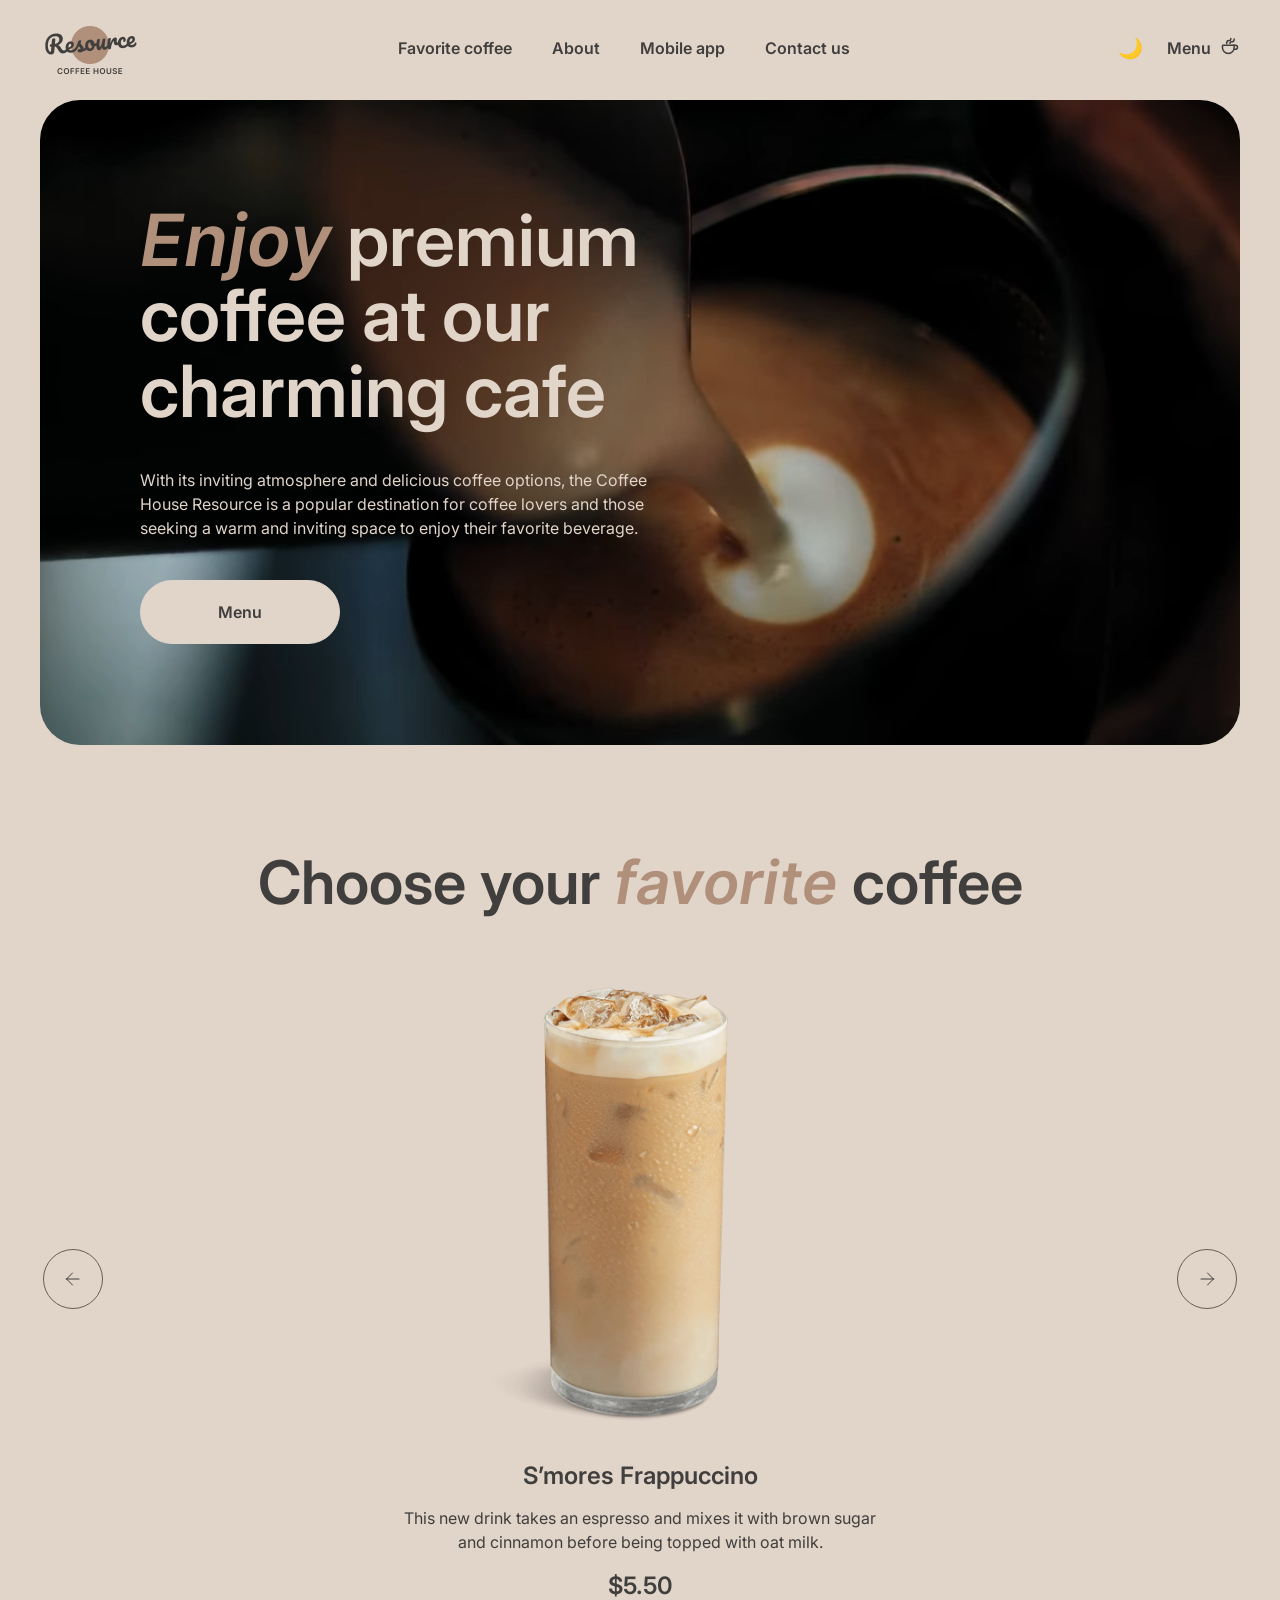
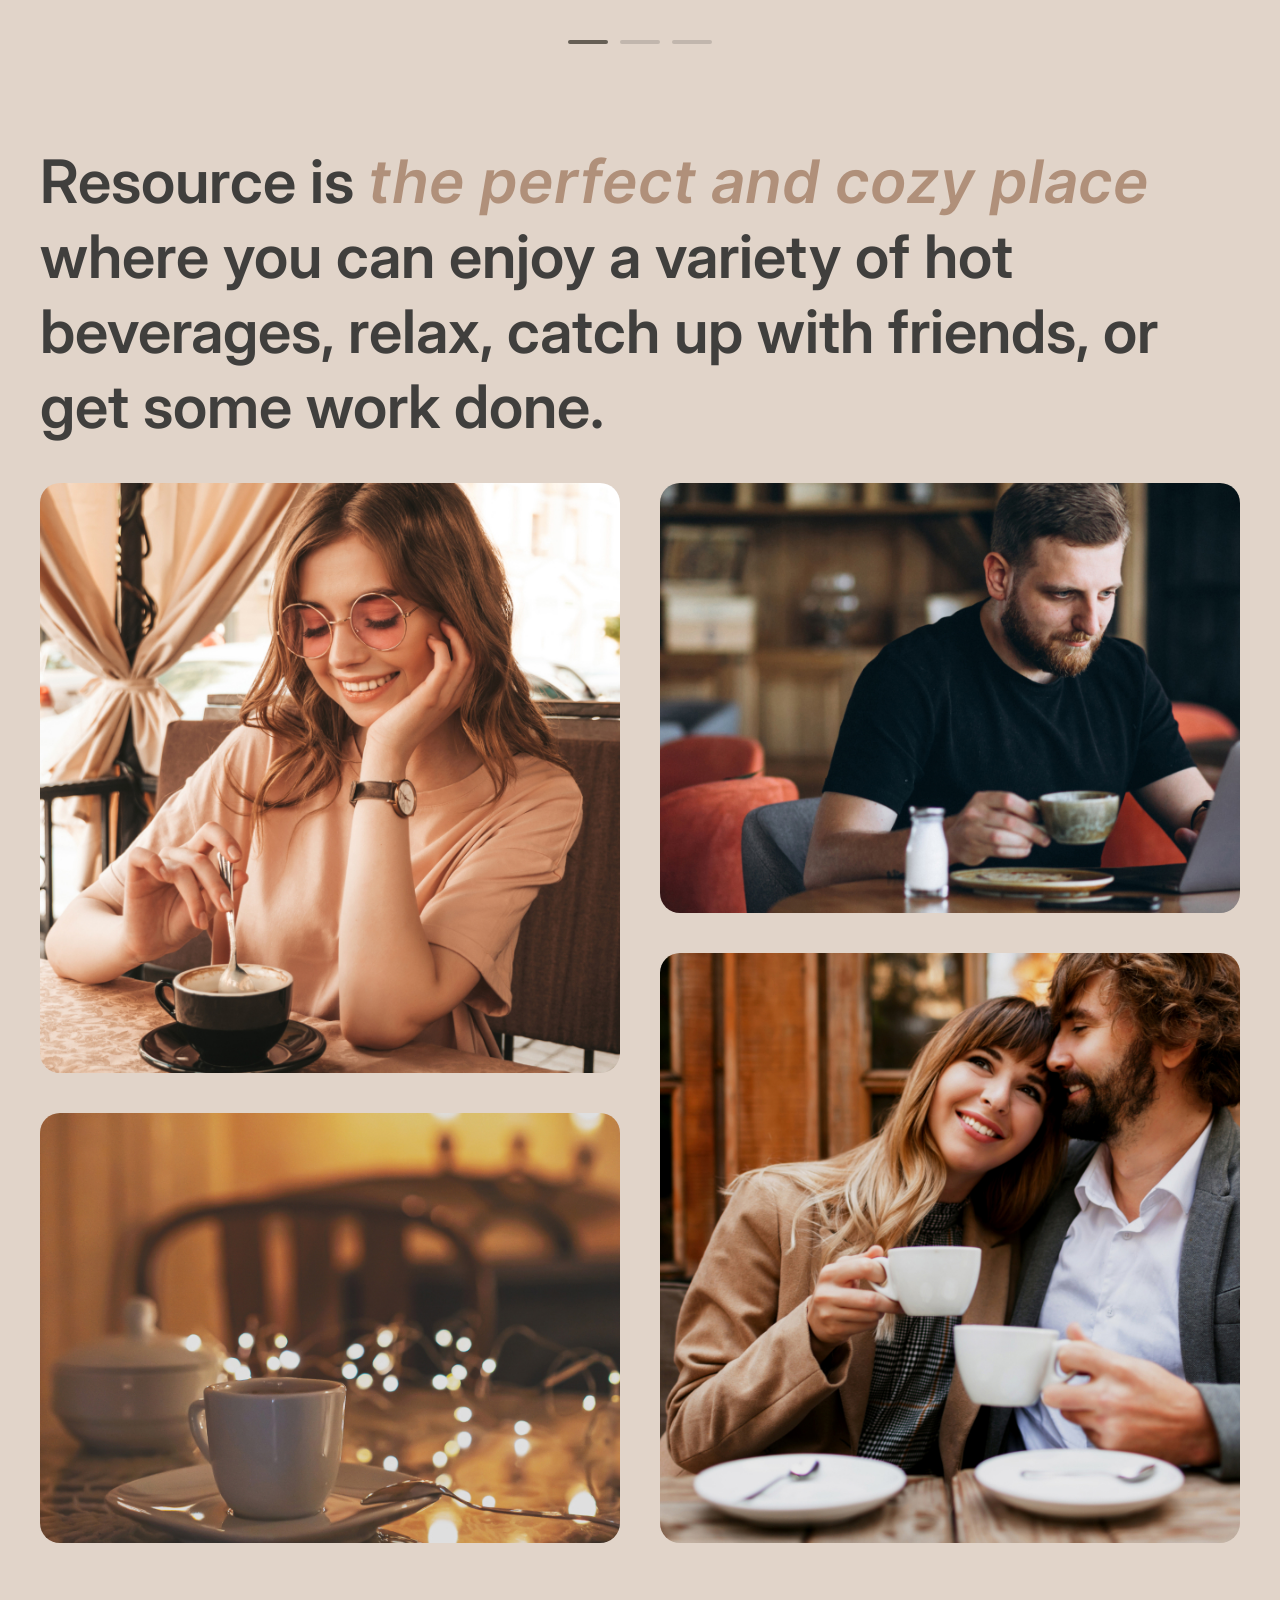
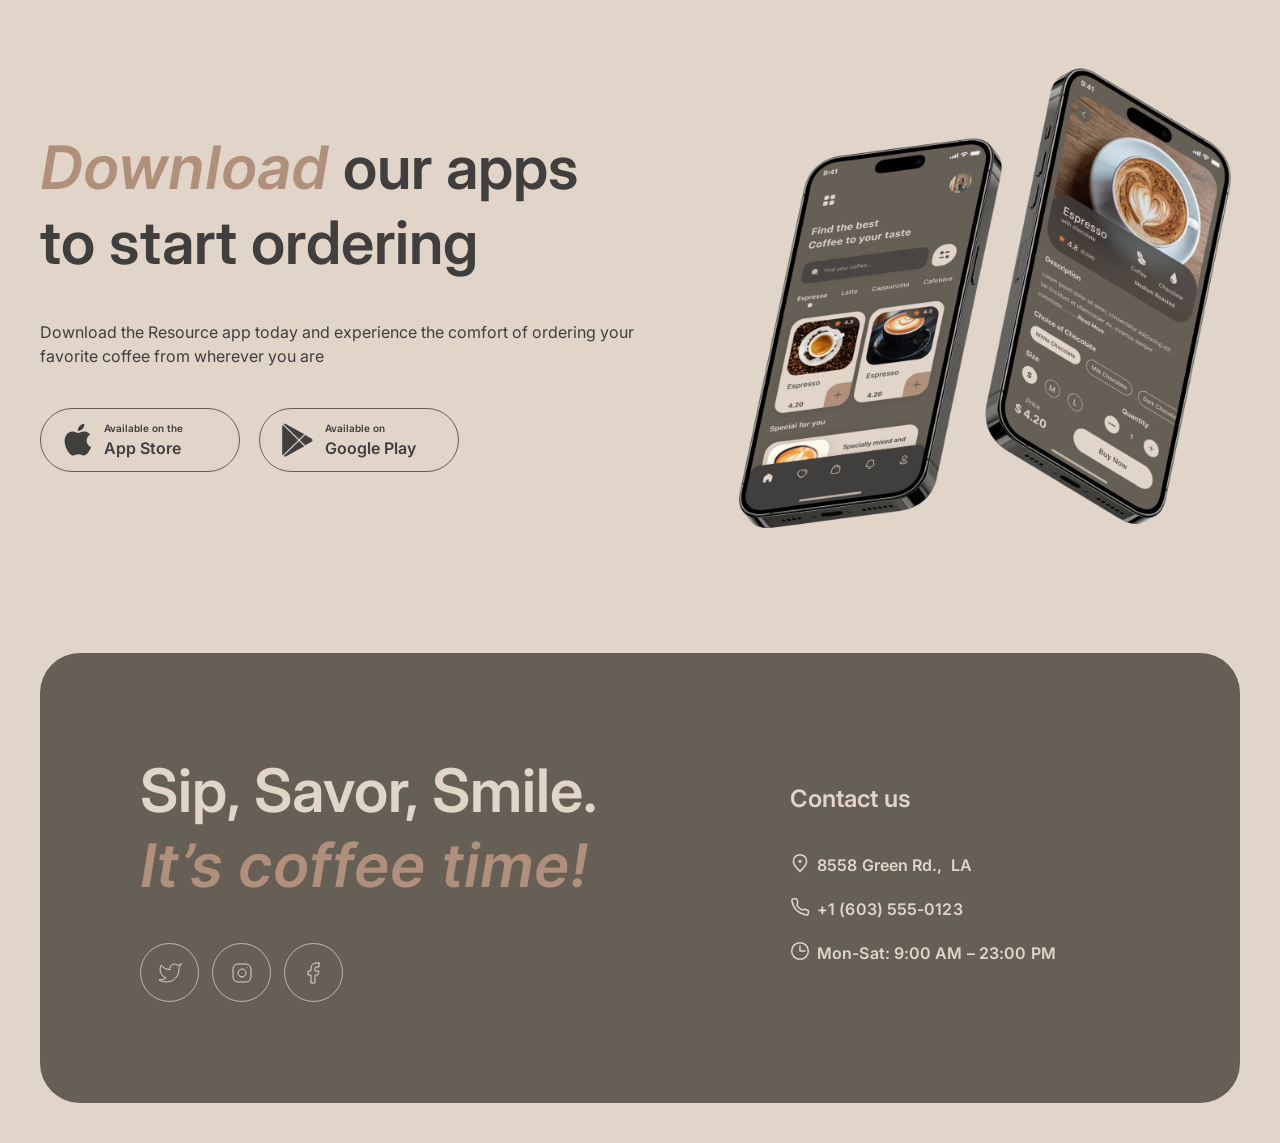
<file: index.html>
<!doctype html>
<html lang="en">
  <head>
    <meta charset="UTF-8" />
    <meta name="viewport" content="width=device-width, initial-scale=1.0" />
    <meta
      name="description"
      content="The Coffee House Resource is a popular destination for coffee lovers and those seeking a warm and inviting space to enjoy their favorite beverage."
    />
    <meta name="author" content="Xelen" />
    <title>Coffee House</title>
    <link rel="stylesheet" href="css/style.css" />
    <link rel="stylesheet" href="css/burger.css" />
    <link rel="stylesheet" href="css/slider.css" />
    <link rel="stylesheet" href="css/responsive.css" />
    <link rel="stylesheet" href="css/normalize.css" />
    <link rel="preconnect" href="https://fonts.googleapis.com" />
    <link rel="preconnect" href="https://fonts.gstatic.com" crossorigin />
    <link
      href="https://fonts.googleapis.com/css2?family=Inter:wght@400;600&display=swap"
      rel="stylesheet"
    />
    <link rel="icon" type="image/x-icon" href="img/favicon.ico" />
    <script src="js/theme.js" defer></script>
  </head>

  <body>
    <div class="body-wrapper">
      <header>
        <div class="inner">
          <div id="logo" class="">
            <a href=""><img src="img/logo.png" alt="Logo Coffee House" /></a>
          </div>

          <div id="top-menu" class="">
            <ul>
              <li class="top-link">
                <a class="menu-btn" href="#favorite-coffee">Favorite coffee</a>
              </li>
              <li class="top-link">
                <a class="menu-btn" href="#about">About</a>
              </li>
              <li class="top-link">
                <a class="menu-btn" href="#mobile-app">Mobile app</a>
              </li>
              <li class="top-link">
                <a class="menu-btn" href="#contacts">Contact us</a>
              </li>
              <li class="top-link mlink">
                <a href="menu.html" class="menu-btn"
                  ><span class="cup-text">Menu</span
                  ><span class="coffe-icon"
                    ><svg
                      width="41"
                      height="40"
                      viewBox="0 0 41 40"
                      fill="none"
                      xmlns="http://www.w3.org/2000/svg"
                    >
                      <path
                        d="M28.8333 18.9333V25C28.8333 30.5228 24.3561 35 18.8332 35H15.4999C9.97707 35 5.49992 30.5228 5.49992 25V18.9333C5.49992 18.602 5.76855 18.3333 6.09992 18.3333H28.2333C28.5646 18.3333 28.8333 18.602 28.8333 18.9333Z"
                        stroke="#403F3D"
                        stroke-width="2"
                        stroke-linecap="round"
                        stroke-linejoin="round"
                      />
                      <path
                        d="M20.4999 15C20.4999 13.3334 21.6904 11.6667 24.0713 11.6667C24.5919 11.6667 25.2136 11.6667 25.8333 11.6667C27.4901 11.6667 28.8333 10.3236 28.8333 8.66671V5.83337"
                        stroke="#403F3D"
                        stroke-width="2"
                        stroke-linecap="round"
                        stroke-linejoin="round"
                      />
                      <path
                        d="M13.8334 15V12.1667C13.8334 10.5098 15.1766 9.16667 16.8334 9.16667H20.1667C21.2713 9.16667 22.1667 8.27124 22.1667 7.16667V5"
                        stroke="#403F3D"
                        stroke-width="2"
                        stroke-linecap="round"
                        stroke-linejoin="round"
                      />
                      <path
                        d="M27.1667 18.3334H31.3334C33.6346 18.3334 35.5001 20.1989 35.5001 22.5C35.5001 24.8012 33.6346 26.6667 31.3334 26.6667H28.8334"
                        stroke="#403F3D"
                        stroke-width="2"
                        stroke-linecap="round"
                        stroke-linejoin="round"
                      />
                    </svg>
                  </span>
                </a>
              </li>
            </ul>
          </div>
          <button
            class="theme-toggle"
            type="button"
            aria-label="Switch to dark theme"
            aria-pressed="false"
          >
            🌙
          </button>
          <div id="menu-link" class="cofee-cup-text">
            <a href="menu.html" class="menu-btn">
              <span class="cup-text">Menu</span>
              <span class="coffe-icon dmenu">
                <svg
                  width="20"
                  height="20"
                  viewBox="0 0 20 20"
                  fill="none"
                  xmlns="http://www.w3.org/2000/svg"
                >
                  <path
                    d="M14.167 9.76667V11.6667C14.167 14.8883 11.5553 17.5 8.33366 17.5C5.112 17.5 2.50033 14.8883 2.50033 11.6667V9.76667C2.50033 9.4353 2.76896 9.16667 3.10033 9.16667H13.567C13.8984 9.16667 14.167 9.4353 14.167 9.76667Z"
                    stroke="#403F3D"
                    stroke-width="1.5"
                    stroke-linecap="round"
                    stroke-linejoin="round"
                  />
                  <path
                    d="M10.0003 7.50008C10.0003 6.66675 10.5956 5.83341 11.786 5.83341V5.83341C13.101 5.83341 14.167 4.76743 14.167 3.45246V2.91675"
                    stroke="#403F3D"
                    stroke-width="1.5"
                    stroke-linecap="round"
                    stroke-linejoin="round"
                  />
                  <path
                    d="M6.66634 7.5V7.08333C6.66634 5.70262 7.78563 4.58333 9.16634 4.58333V4.58333C10.0868 4.58333 10.833 3.83714 10.833 2.91667V2.5"
                    stroke="#403F3D"
                    stroke-width="1.5"
                    stroke-linecap="round"
                    stroke-linejoin="round"
                  />
                  <path
                    d="M13.333 9.16675H15.4163C16.5669 9.16675 17.4997 10.0995 17.4997 11.2501C17.4997 12.4007 16.5669 13.3334 15.4163 13.3334H14.1663"
                    stroke="#403F3D"
                    stroke-width="1.5"
                    stroke-linecap="round"
                    stroke-linejoin="round"
                  />
                </svg>
              </span>
            </a>
          </div>
          <div class="menu-burger">
            <div class="burger-btn">
              <span></span>
              <span></span>
            </div>
          </div>
        </div>
      </header>
      <main>
        <section id="enjoy">
          <div class="video-block">
            <video
              class="enjoy-video"
              poster="./img/img-hero.jpg"
              autoplay=""
              muted=""
              loop=""
              playsinline=""
            >
              <source src="./img/promo-video.webm" type="video/webm" />
            </video>
            <div class="overlay">
              <div class="promo-text">
                <h1 class="mobile">
                  <span class="accent">Enjoy</span> premium<br />
                  coffee at our<br />
                  charming cafe
                </h1>
                <p>
                  With its inviting atmosphere and delicious coffee options, the
                  Coffee House Resource is a popular destination for coffee
                  lovers and those seeking a warm and inviting space to enjoy
                  their favorite beverage.
                </p>
                <a href="menu.html" class="button-primary"
                  ><span class="text-menu">Menu</span
                  ><span class="coffe-icon"
                    ><svg
                      width="20"
                      height="20"
                      viewBox="0 0 20 20"
                      fill="none"
                      xmlns="http://www.w3.org/2000/svg"
                    >
                      <path
                        d="M14.167 9.76667V11.6667C14.167 14.8883 11.5553 17.5 8.33366 17.5C5.112 17.5 2.50033 14.8883 2.50033 11.6667V9.76667C2.50033 9.4353 2.76896 9.16667 3.10033 9.16667H13.567C13.8984 9.16667 14.167 9.4353 14.167 9.76667Z"
                        stroke="#403F3D"
                        stroke-width="1.5"
                        stroke-linecap="round"
                        stroke-linejoin="round"
                      />
                      <path
                        d="M10.0003 7.50008C10.0003 6.66675 10.5956 5.83341 11.786 5.83341V5.83341C13.101 5.83341 14.167 4.76743 14.167 3.45246V2.91675"
                        stroke="#403F3D"
                        stroke-width="1.5"
                        stroke-linecap="round"
                        stroke-linejoin="round"
                      />
                      <path
                        d="M6.66634 7.5V7.08333C6.66634 5.70262 7.78563 4.58333 9.16634 4.58333V4.58333C10.0868 4.58333 10.833 3.83714 10.833 2.91667V2.5"
                        stroke="#403F3D"
                        stroke-width="1.5"
                        stroke-linecap="round"
                        stroke-linejoin="round"
                      />
                      <path
                        d="M13.333 9.16675H15.4163C16.5669 9.16675 17.4997 10.0995 17.4997 11.2501C17.4997 12.4007 16.5669 13.3334 15.4163 13.3334H14.1663"
                        stroke="#403F3D"
                        stroke-width="1.5"
                        stroke-linecap="round"
                        stroke-linejoin="round"
                      /></svg></span
                ></a>
              </div>
            </div>
          </div>
        </section>
        <section id="favorite-coffee">
          <h2 class="mobile">
            Choose your <span class="accent">favorite</span> coffee
          </h2>
          <div class="carousel-container">
            <div class="carousel" id="image-carousel">
              <div class="carousel-item">
                <div class="img">
                  <img
                    src="img/coffee-slider-1.png"
                    alt="S’mores Frappuccino"
                  />
                </div>
                <h3>S’mores Frappuccino</h3>
                <div class="text">
                  This new drink takes an espresso and mixes it with brown sugar
                  and cinnamon before being topped with oat milk.
                </div>
                <div class="price">
                  <h3>$5.50</h3>
                </div>
              </div>
              <div class="carousel-item">
                <div class="img">
                  <img src="img/coffee-slider-2.png" alt="Caramel Macchiato" />
                </div>
                <h3>Caramel Macchiato</h3>
                <div class="text">
                  Fragrant and unique classic espresso with rich caramel-peanut
                  syrup, with cream under whipped thick foam.
                </div>
                <div class="price">
                  <h3>$5.00</h3>
                </div>
              </div>
              <div class="carousel-item">
                <div class="img">
                  <img src="img/coffee-slider-3.png" alt="Ice coffee" />
                </div>
                <h3>Ice coffee</h3>
                <div class="text">
                  A popular summer drink that tones and invigorates. Prepared
                  from coffee, milk and ice.
                </div>
                <div class="price">
                  <h3>$4.50</h3>
                </div>
              </div>
            </div>

            <div class="nav-prev btn" id="prevBtn">
              <svg
                xmlns="http://www.w3.org/2000/svg"
                width="24"
                height="24"
                viewBox="0 0 24 24"
                fill="none"
              >
                <path
                  d="M18 12H5.5M5.5 12L11.5 18M5.5 12L11.5 6"
                  stroke="#403F3D"
                  stroke-linecap="round"
                  stroke-linejoin="round"
                />
              </svg>
            </div>
            <div class="nav-next btn" id="nextBtn">
              <svg
                xmlns="http://www.w3.org/2000/svg"
                width="24"
                height="24"
                viewBox="0 0 24 24"
                fill="none"
              >
                <path
                  d="M6 12H18.5M18.5 12L12.5 6M18.5 12L12.5 18"
                  stroke="#403F3D"
                  stroke-linecap="round"
                  stroke-linejoin="round"
                />
              </svg>
            </div>
            <div class="progress-bar">
              <div class="progress-bar-items">
                <div class="bar-item">
                  <div class="line"></div>
                </div>
                <div class="bar-item">
                  <div class="line"></div>
                </div>
                <div class="bar-item">
                  <div class="line"></div>
                </div>
              </div>
            </div>
          </div>
        </section>
        <section id="about">
          <h2 class="mobile">
            Resource is
            <span class="accent">the perfect and cozy place</span> where you can
            enjoy a variety of hot beverages, relax, catch up with friends, or
            get some work done.
          </h2>
          <div class="gallery">
            <div class="image-box image1">
              <img src="img/gallery/about-1.jpg" alt="Girl drinking coffee" />
            </div>
            <div class="image-box image2">
              <img src="img/gallery/about-3.jpg" alt="Man drinking coffee" />
            </div>
            <div class="image-box image3">
              <img
                src="img/gallery/about-4.jpg"
                alt="Couple in love drinking coffee"
              />
            </div>
            <div class="image-box image4">
              <img src="img/gallery/about-2.jpg" alt="A cup of coffee" />
            </div>
          </div>
        </section>
        <section id="mobile-app">
          <div class="blocks">
            <div class="promo-text">
              <h2 class="mobile">
                <span class="accent">Download</span> our apps to start ordering
              </h2>
              <p>
                Download the Resource app today and experience the comfort of
                ordering your favorite coffee from wherever you are
              </p>
              <div class="button-block">
                <button value="App Store" class="button-app-store btn">
                  <svg
                    width="36"
                    height="36"
                    viewBox="0 0 36 36"
                    fill="none"
                    xmlns="http://www.w3.org/2000/svg"
                  >
                    <path
                      d="M26.7063 18.6307C26.6694 14.6324 30.0641 12.6872 30.2193 12.5966C28.2967 9.86366 25.3169 9.49026 24.2697 9.46048C21.767 9.20369 19.3393 10.9206 18.0644 10.9206C16.764 10.9206 14.8008 9.48529 12.6848 9.52747C9.96196 9.56841 7.41468 11.1055 6.01762 13.4923C3.13444 18.359 5.28474 25.5108 8.04705 29.4446C9.42884 31.3712 11.0435 33.5223 13.1569 33.4466C15.2245 33.3635 15.9968 32.1614 18.4919 32.1614C20.9641 32.1614 21.6893 33.4466 23.8447 33.3983C26.0637 33.3635 27.4608 31.463 28.7942 29.519C30.3911 27.3108 31.0323 25.1362 31.0578 25.0245C31.0056 25.0071 26.7483 23.4229 26.7063 18.6307Z"
                      fill=""
                    />
                    <path
                      d="M22.6347 6.87268C23.7468 5.51675 24.5076 3.67205 24.2964 1.80005C22.6869 1.86952 20.674 2.88554 19.5149 4.21169C18.4893 5.38029 17.5732 7.29571 17.8099 9.097C19.6179 9.2285 21.4743 8.20752 22.6347 6.87268Z"
                      fill=""
                    />
                  </svg>
                  <span class="text">
                    <span class="caption">Available on the </span>
                    App Store
                  </span>
                </button>
                <button value="Google Play" class="button-google-play btn">
                  <svg
                    width="36"
                    height="36"
                    viewBox="0 0 36 36"
                    fill="none"
                    xmlns="http://www.w3.org/2000/svg"
                  >
                    <path
                      d="M3.7558 3.20309C3.39335 3.57302 3.18359 4.14896 3.18359 4.89483V31.4995C3.18359 32.2454 3.39335 32.8213 3.7558 33.1913L3.84525 33.2725L19.1359 18.3701V18.0182L3.84525 3.11587L3.7558 3.20309Z"
                      fill=""
                    />
                    <path
                      d="M26.0776 23.34L20.9863 18.3701V18.0182L26.0837 13.0482L26.1979 13.1129L32.2345 16.4618C33.9573 17.4122 33.9573 18.9761 32.2345 19.9325L26.1979 23.2754L26.0776 23.34Z"
                      fill=""
                    />
                    <path
                      d="M25.2733 24.2008L20.0617 19.1196L4.68164 34.1167C5.25384 34.7031 6.18695 34.7738 7.24807 34.1873L25.2733 24.2008Z"
                      fill=""
                    />
                    <path
                      d="M25.2733 12.1876L7.24807 2.20103C6.18695 1.62058 5.25384 1.69125 4.68164 2.27772L20.0617 17.2688L25.2733 12.1876Z"
                      fill=""
                    />
                  </svg>
                  <span class="text">
                    <span class="caption">Available on </span>
                    Google Play
                  </span>
                </button>
              </div>
            </div>
          </div>
          <div class="blocks">
            <img src="img/mobile-screens.png" alt="Mobile App" />
          </div>
        </section>
      </main>
      <footer id="contacts">
        <div class="blocks">
          <h2 class="mobile">
            Sip, Savor, Smile. <span class="accent">It’s coffee time!</span>
          </h2>
          <div class="social">
            <ul>
              <li class="twitter">
                <a href="https://x.com/" target="_blank" class="btn"
                  ><svg
                    width="24"
                    height="24"
                    viewBox="0 0 24 24"
                    fill="none"
                    xmlns="http://www.w3.org/2000/svg"
                  >
                    <path
                      d="M23 3.01006C23 3.01006 20.9821 4.20217 19.86 4.54006C19.2577 3.84757 18.4573 3.35675 17.567 3.13398C16.6767 2.91122 15.7395 2.96725 14.8821 3.29451C14.0247 3.62177 13.2884 4.20446 12.773 4.96377C12.2575 5.72309 11.9877 6.62239 12 7.54006V8.54006C10.2426 8.58562 8.50127 8.19587 6.93101 7.4055C5.36074 6.61513 4.01032 5.44869 3 4.01006C3 4.01006 -1 13.0101 8 17.0101C5.94053 18.408 3.48716 19.109 1 19.0101C10 24.0101 21 19.0101 21 7.51006C20.9991 7.23151 20.9723 6.95365 20.92 6.68006C21.9406 5.67355 23 3.01006 23 3.01006Z"
                      stroke="#E1D4C9"
                      stroke-linecap="round"
                      stroke-linejoin="round"
                    /></svg
                ></a>
              </li>
              <li class="instagram">
                <a href="https://www.instagram.com/" target="_blank" class="btn"
                  ><svg
                    width="24"
                    height="24"
                    viewBox="0 0 24 24"
                    fill="none"
                    xmlns="http://www.w3.org/2000/svg"
                  >
                    <path
                      d="M12 16C14.2091 16 16 14.2091 16 12C16 9.79086 14.2091 8 12 8C9.79086 8 8 9.79086 8 12C8 14.2091 9.79086 16 12 16Z"
                      stroke="#E1D4C9"
                      stroke-linecap="round"
                      stroke-linejoin="round"
                    />
                    <path
                      d="M3 16V8C3 5.23858 5.23858 3 8 3H16C18.7614 3 21 5.23858 21 8V16C21 18.7614 18.7614 21 16 21H8C5.23858 21 3 18.7614 3 16Z"
                      stroke="#E1D4C9"
                    />
                    <path
                      d="M17.5 6.51L17.51 6.49889"
                      stroke="#E1D4C9"
                      stroke-linecap="round"
                      stroke-linejoin="round"
                    /></svg
                ></a>
              </li>
              <li class="facebook">
                <a href="https://www.facebook.com/" target="_blank" class="btn"
                  ><svg
                    width="24"
                    height="24"
                    viewBox="0 0 24 24"
                    fill="none"
                    xmlns="http://www.w3.org/2000/svg"
                  >
                    <path
                      d="M17 2H14C12.6739 2 11.4021 2.52678 10.4645 3.46447C9.52678 4.40215 9 5.67392 9 7V10H6V14H9V22H13V14H16L17 10H13V7C13 6.73478 13.1054 6.48043 13.2929 6.29289C13.4804 6.10536 13.7348 6 14 6H17V2Z"
                      stroke="#E1D4C9"
                      stroke-linecap="round"
                      stroke-linejoin="round"
                    /></svg
                ></a>
              </li>
            </ul>
          </div>
        </div>
        <div class="blocks">
          <div class="footer-contacts">
            <h3>Contact us</h3>
            <ul>
              <li class="address link">
                <a
                  href="https://maps.app.goo.gl/d4SdjFxcouyznKxZ7"
                  target="_blank"
                  class="sliding-line"
                  ><svg
                    width="20"
                    height="20"
                    viewBox="0 0 20 20"
                    fill="none"
                    xmlns="http://www.w3.org/2000/svg"
                  >
                    <path
                      d="M16.6663 8.33329C16.6663 12.0152 9.99967 18.3333 9.99967 18.3333C9.99967 18.3333 3.33301 12.0152 3.33301 8.33329C3.33301 4.65139 6.31778 1.66663 9.99967 1.66663C13.6816 1.66663 16.6663 4.65139 16.6663 8.33329Z"
                      stroke="#E1D4C9"
                      stroke-width="1.5"
                    />
                    <path
                      d="M10.0003 9.16667C10.4606 9.16667 10.8337 8.79357 10.8337 8.33333C10.8337 7.8731 10.4606 7.5 10.0003 7.5C9.54009 7.5 9.16699 7.8731 9.16699 8.33333C9.16699 8.79357 9.54009 9.16667 10.0003 9.16667Z"
                      fill="#E1D4C9"
                      stroke="#E1D4C9"
                      stroke-width="1.5"
                      stroke-linecap="round"
                      stroke-linejoin="round"
                    /></svg
                  >8558 Green Rd., &nbsp;LA</a
                >
              </li>
              <li class="phone link">
                <a href="tel:+16035550123" class="sliding-line"
                  ><svg
                    width="20"
                    height="20"
                    viewBox="0 0 20 20"
                    fill="none"
                    xmlns="http://www.w3.org/2000/svg"
                  >
                    <path
                      d="M15.0984 12.2516L11.6665 12.9166C9.34845 11.7531 7.91654 10.4166 7.08321 8.33329L7.72483 4.89154L6.51197 1.66663L3.72946 1.66663C2.60191 1.66663 1.71466 2.59958 1.90108 3.71161C2.29888 6.08454 3.37231 10.0391 6.24987 12.9166C9.27338 15.9401 13.5661 17.3318 16.1378 17.9288C17.299 18.1983 18.3332 17.2908 18.3332 16.0988L18.3332 13.4843L15.0984 12.2516Z"
                      stroke="#E1D4C9"
                      stroke-width="1.5"
                      stroke-linecap="round"
                      stroke-linejoin="round"
                    /></svg
                  >+1 (603) 555-0123</a
                >
              </li>
              <li class="hours">
                <svg
                  width="20"
                  height="20"
                  viewBox="0 0 20 20"
                  fill="none"
                  xmlns="http://www.w3.org/2000/svg"
                >
                  <g clip-path="url(#clip0_217_1736)">
                    <path
                      d="M10 5L10 10L15 10"
                      stroke="#E1D4C9"
                      stroke-width="1.5"
                      stroke-linecap="round"
                      stroke-linejoin="round"
                    />
                    <path
                      d="M10.0003 18.3333C14.6027 18.3333 18.3337 14.6023 18.3337 9.99996C18.3337 5.39759 14.6027 1.66663 10.0003 1.66663C5.39795 1.66663 1.66699 5.39759 1.66699 9.99996C1.66699 14.6023 5.39795 18.3333 10.0003 18.3333Z"
                      stroke="#E1D4C9"
                      stroke-width="1.5"
                      stroke-linecap="round"
                      stroke-linejoin="round"
                    />
                  </g>
                  <defs>
                    <clipPath id="clip0_217_1736">
                      <rect width="20" height="20" fill="white" />
                    </clipPath>
                  </defs></svg
                >Mon-Sat: 9:00 AM – 23:00 PM
              </li>
            </ul>
          </div>
        </div>
      </footer>
    </div>
    <script src="js/burger.js"></script>
    <script src="js/slider.js"></script>
  </body>
</html>
</file>
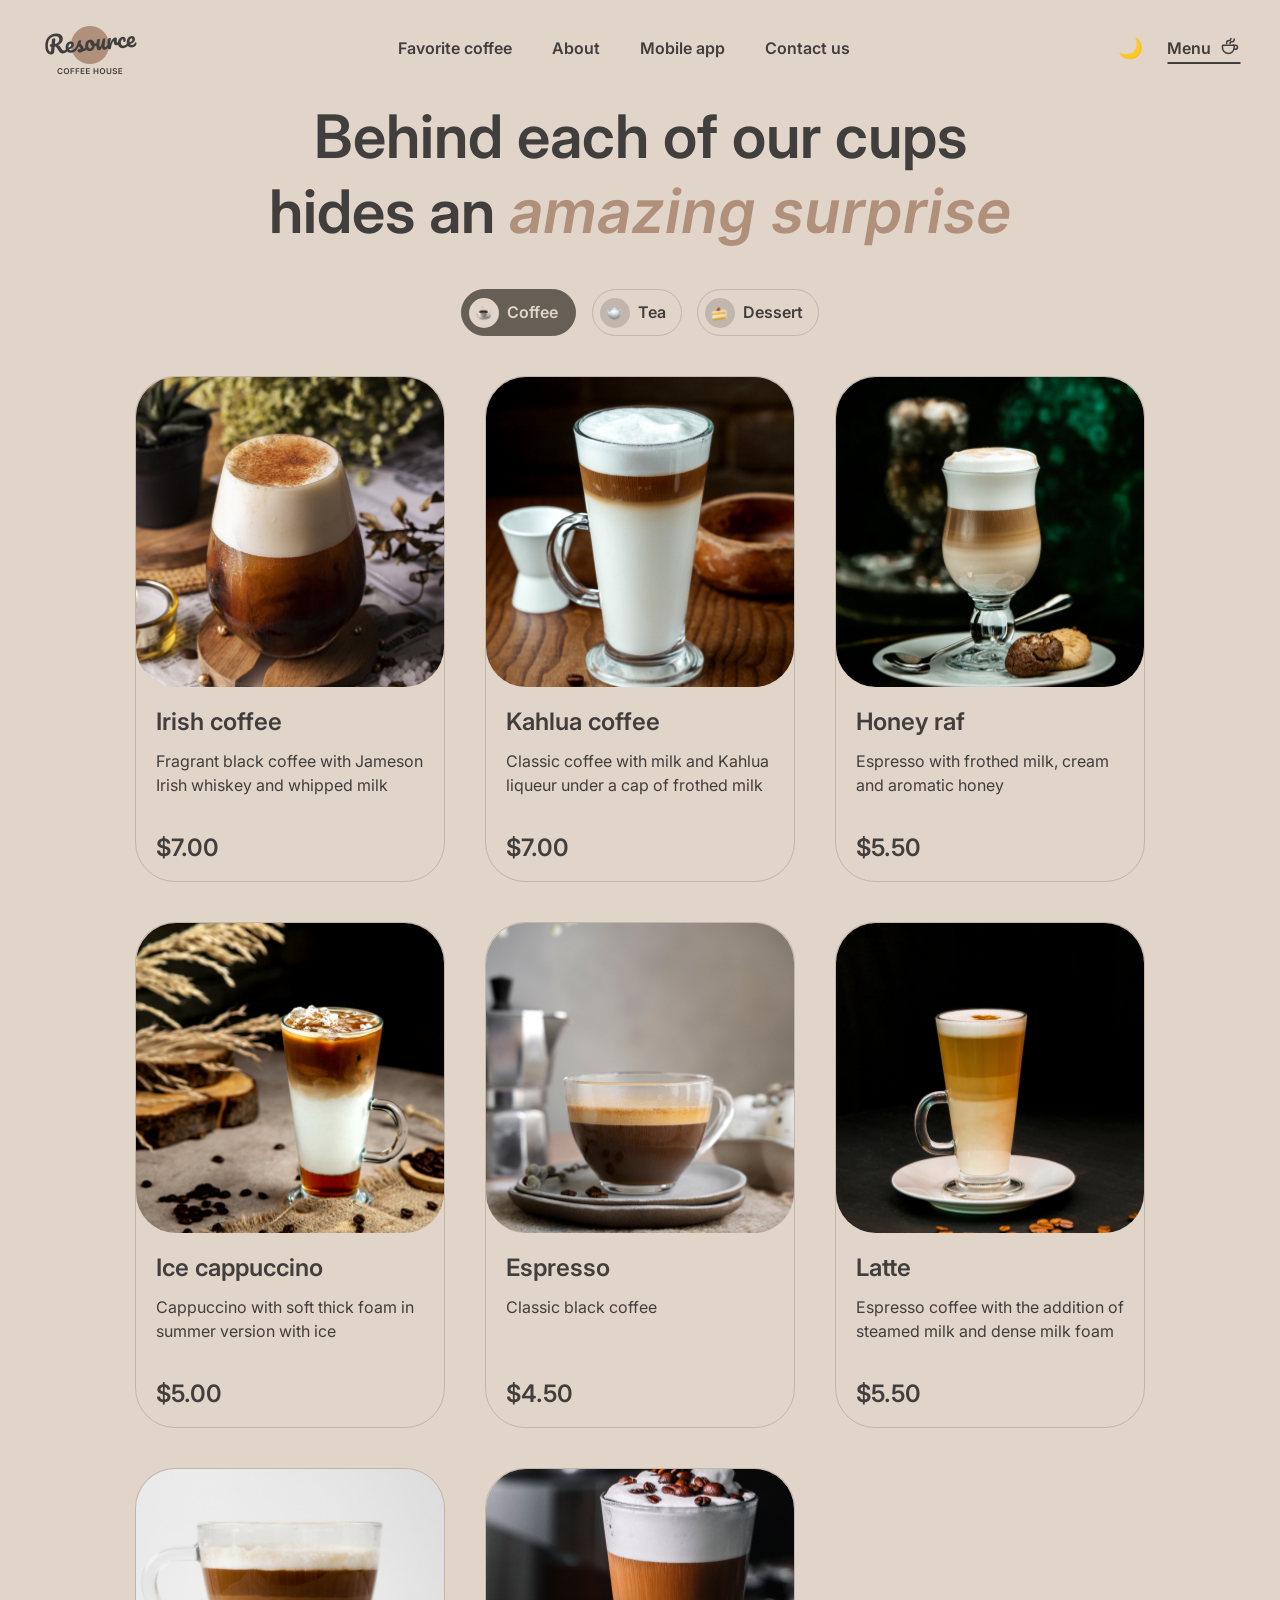
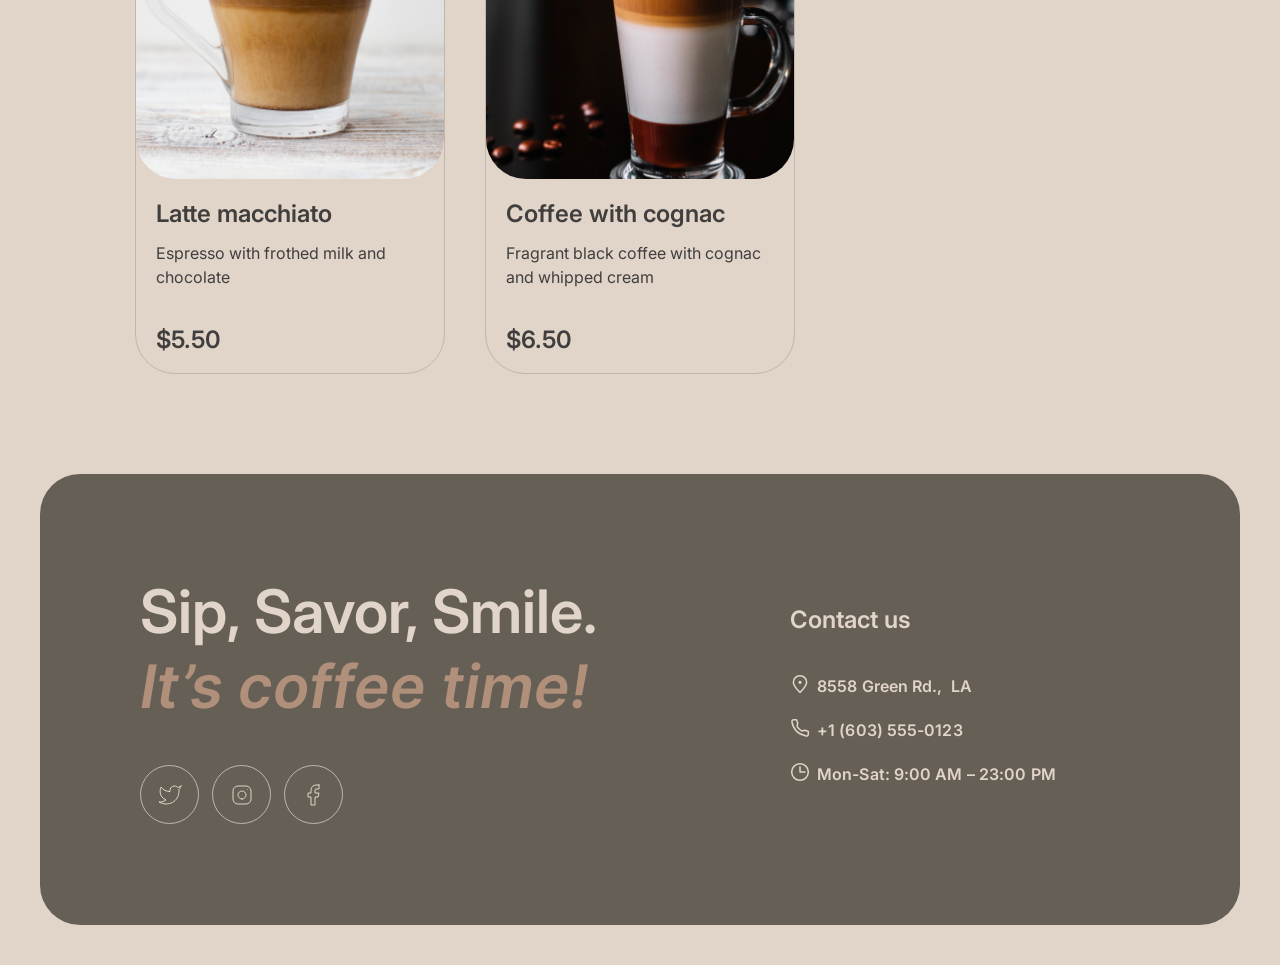
<file: menu.html>
<!doctype html>
<html lang="en">
  <head>
    <meta charset="UTF-8" />
    <meta name="viewport" content="width=device-width, initial-scale=1.0" />
    <meta
      name="description"
      content="Browse our menu and find your favorite coffee drink!"
    />
    <meta name="author" content="Xelen" />
    <title>Coffee House Menu</title>
    <link rel="stylesheet" href="css/style.css" />
    <link rel="stylesheet" href="css/burger.css" />
    <link rel="stylesheet" href="css/responsive.css" />
    <link rel="stylesheet" href="css/modal.css" />
    <link rel="stylesheet" href="css/normalize.css" />
    <link rel="preconnect" href="https://fonts.googleapis.com" />
    <link rel="preconnect" href="https://fonts.gstatic.com" crossorigin />
    <link
      href="https://fonts.googleapis.com/css2?family=Inter:wght@400;600&display=swap"
      rel="stylesheet"
    />
    <link rel="icon" type="image/x-icon" href="img/favicon.ico" />
    <script src="js/theme.js" defer></script>
  </head>

  <body id="menu-page">
    <div class="body-wrapper">
      <header>
        <div class="inner">
          <div id="logo" class="">
            <a href="index.html"
              ><img src="img/logo.png" alt="Logo Coffee House"
            /></a>
          </div>
          <div id="top-menu" class="">
            <ul>
              <li class="top-link">
                <a class="menu-btn" href="index.html#favorite-coffee"
                  >Favorite coffee</a
                >
              </li>
              <li class="top-link">
                <a class="menu-btn" href="index.html#about">About</a>
              </li>
              <li class="top-link">
                <a class="menu-btn" href="index.html#mobile-app">Mobile app</a>
              </li>
              <li class="top-link">
                <a class="menu-btn" href="#contacts">Contact us</a>
              </li>
              <li class="top-link menu-btn mlink noneactive">
                <span class="cup-text">Menu</span
                ><span class="coffe-icon"
                  ><svg
                    width="41"
                    height="40"
                    viewBox="0 0 41 40"
                    fill="none"
                    xmlns="http://www.w3.org/2000/svg"
                  >
                    <path
                      d="M28.8333 18.9333V25C28.8333 30.5228 24.3561 35 18.8332 35H15.4999C9.97707 35 5.49992 30.5228 5.49992 25V18.9333C5.49992 18.602 5.76855 18.3333 6.09992 18.3333H28.2333C28.5646 18.3333 28.8333 18.602 28.8333 18.9333Z"
                      stroke="#403F3D"
                      stroke-width="2"
                      stroke-linecap="round"
                      stroke-linejoin="round"
                    />
                    <path
                      d="M20.4999 15C20.4999 13.3334 21.6904 11.6667 24.0713 11.6667C24.5919 11.6667 25.2136 11.6667 25.8333 11.6667C27.4901 11.6667 28.8333 10.3236 28.8333 8.66671V5.83337"
                      stroke="#403F3D"
                      stroke-width="2"
                      stroke-linecap="round"
                      stroke-linejoin="round"
                    />
                    <path
                      d="M13.8334 15V12.1667C13.8334 10.5098 15.1766 9.16667 16.8334 9.16667H20.1667C21.2713 9.16667 22.1667 8.27124 22.1667 7.16667V5"
                      stroke="#403F3D"
                      stroke-width="2"
                      stroke-linecap="round"
                      stroke-linejoin="round"
                    />
                    <path
                      d="M27.1667 18.3334H31.3334C33.6346 18.3334 35.5001 20.1989 35.5001 22.5C35.5001 24.8012 33.6346 26.6667 31.3334 26.6667H28.8334"
                      stroke="#403F3D"
                      stroke-width="2"
                      stroke-linecap="round"
                      stroke-linejoin="round"
                    />
                  </svg>
                </span>
              </li>
            </ul>
          </div>
          <button
            class="theme-toggle"
            type="button"
            aria-label="Switch to dark theme"
            aria-pressed="false"
          >
            🌙
          </button>
          <div id="menu-link" class="cofee-cup-text">
            <span class="menu-btn">
              <span class="cup-text">Menu</span>
              <span class="coffe-icon dmenu">
                <svg
                  width="20"
                  height="20"
                  viewBox="0 0 20 20"
                  fill="none"
                  xmlns="http://www.w3.org/2000/svg"
                >
                  <path
                    d="M14.167 9.76667V11.6667C14.167 14.8883 11.5553 17.5 8.33366 17.5C5.112 17.5 2.50033 14.8883 2.50033 11.6667V9.76667C2.50033 9.4353 2.76896 9.16667 3.10033 9.16667H13.567C13.8984 9.16667 14.167 9.4353 14.167 9.76667Z"
                    stroke="#403F3D"
                    stroke-width="1.5"
                    stroke-linecap="round"
                    stroke-linejoin="round"
                  />
                  <path
                    d="M10.0003 7.50008C10.0003 6.66675 10.5956 5.83341 11.786 5.83341V5.83341C13.101 5.83341 14.167 4.76743 14.167 3.45246V2.91675"
                    stroke="#403F3D"
                    stroke-width="1.5"
                    stroke-linecap="round"
                    stroke-linejoin="round"
                  />
                  <path
                    d="M6.66634 7.5V7.08333C6.66634 5.70262 7.78563 4.58333 9.16634 4.58333V4.58333C10.0868 4.58333 10.833 3.83714 10.833 2.91667V2.5"
                    stroke="#403F3D"
                    stroke-width="1.5"
                    stroke-linecap="round"
                    stroke-linejoin="round"
                  />
                  <path
                    d="M13.333 9.16675H15.4163C16.5669 9.16675 17.4997 10.0995 17.4997 11.2501C17.4997 12.4007 16.5669 13.3334 15.4163 13.3334H14.1663"
                    stroke="#403F3D"
                    stroke-width="1.5"
                    stroke-linecap="round"
                    stroke-linejoin="round"
                  />
                </svg>
              </span>
            </span>
          </div>
          <div class="menu-burger">
            <div class="burger-btn">
              <span></span>
              <span></span>
            </div>
          </div>
        </div>
      </header>
      <main id="menu">
        <h1 class="menu-title">The Best Coffee in our Coffee Shop</h1>

        <h2 class="mobile">
          Behind each of our cups hides an
          <span class="accent">amazing surprise</span>
        </h2>
        <div class="tabs-container">
          <ul class="menu-tabs">
            <li class="tab coffe-tab btn"><i></i>Coffee</li>
            <li class="tab tea-tab btn"><i></i>Tea</li>
            <li class="tab dessert-tab btn"><i></i>Dessert</li>
          </ul>
          <div class="products">
            <div class="menu-block menu-block-coffee"></div>
            <div class="menu-block menu-block-tea"></div>
            <div class="menu-block menu-block-dessert"></div>
          </div>
        </div>
      </main>
      <footer id="contacts">
        <div class="blocks">
          <h2 class="mobile">
            Sip, Savor, Smile. <span class="accent">It’s coffee time!</span>
          </h2>
          <div class="social">
            <ul>
              <li class="twitter">
                <a href="https://x.com/" target="_blank" class="btn"
                  ><svg
                    width="24"
                    height="24"
                    viewBox="0 0 24 24"
                    fill="none"
                    xmlns="http://www.w3.org/2000/svg"
                  >
                    <path
                      d="M23 3.01006C23 3.01006 20.9821 4.20217 19.86 4.54006C19.2577 3.84757 18.4573 3.35675 17.567 3.13398C16.6767 2.91122 15.7395 2.96725 14.8821 3.29451C14.0247 3.62177 13.2884 4.20446 12.773 4.96377C12.2575 5.72309 11.9877 6.62239 12 7.54006V8.54006C10.2426 8.58562 8.50127 8.19587 6.93101 7.4055C5.36074 6.61513 4.01032 5.44869 3 4.01006C3 4.01006 -1 13.0101 8 17.0101C5.94053 18.408 3.48716 19.109 1 19.0101C10 24.0101 21 19.0101 21 7.51006C20.9991 7.23151 20.9723 6.95365 20.92 6.68006C21.9406 5.67355 23 3.01006 23 3.01006Z"
                      stroke="#E1D4C9"
                      stroke-linecap="round"
                      stroke-linejoin="round"
                    /></svg
                ></a>
              </li>
              <li class="instagram">
                <a href="https://www.instagram.com/" target="_blank" class="btn"
                  ><svg
                    width="24"
                    height="24"
                    viewBox="0 0 24 24"
                    fill="none"
                    xmlns="http://www.w3.org/2000/svg"
                  >
                    <path
                      d="M12 16C14.2091 16 16 14.2091 16 12C16 9.79086 14.2091 8 12 8C9.79086 8 8 9.79086 8 12C8 14.2091 9.79086 16 12 16Z"
                      stroke="#E1D4C9"
                      stroke-linecap="round"
                      stroke-linejoin="round"
                    />
                    <path
                      d="M3 16V8C3 5.23858 5.23858 3 8 3H16C18.7614 3 21 5.23858 21 8V16C21 18.7614 18.7614 21 16 21H8C5.23858 21 3 18.7614 3 16Z"
                      stroke="#E1D4C9"
                    />
                    <path
                      d="M17.5 6.51L17.51 6.49889"
                      stroke="#E1D4C9"
                      stroke-linecap="round"
                      stroke-linejoin="round"
                    /></svg
                ></a>
              </li>
              <li class="facebook">
                <a href="https://www.facebook.com/" target="_blank" class="btn"
                  ><svg
                    width="24"
                    height="24"
                    viewBox="0 0 24 24"
                    fill="none"
                    xmlns="http://www.w3.org/2000/svg"
                  >
                    <path
                      d="M17 2H14C12.6739 2 11.4021 2.52678 10.4645 3.46447C9.52678 4.40215 9 5.67392 9 7V10H6V14H9V22H13V14H16L17 10H13V7C13 6.73478 13.1054 6.48043 13.2929 6.29289C13.4804 6.10536 13.7348 6 14 6H17V2Z"
                      stroke="#E1D4C9"
                      stroke-linecap="round"
                      stroke-linejoin="round"
                    /></svg
                ></a>
              </li>
            </ul>
          </div>
        </div>
        <div class="blocks">
          <div class="footer-contacts">
            <h3>Contact us</h3>
            <ul>
              <li class="address link">
                <a
                  href="https://maps.app.goo.gl/d4SdjFxcouyznKxZ7"
                  target="_blank"
                  class="sliding-line"
                  ><svg
                    width="20"
                    height="20"
                    viewBox="0 0 20 20"
                    fill="none"
                    xmlns="http://www.w3.org/2000/svg"
                  >
                    <path
                      d="M16.6663 8.33329C16.6663 12.0152 9.99967 18.3333 9.99967 18.3333C9.99967 18.3333 3.33301 12.0152 3.33301 8.33329C3.33301 4.65139 6.31778 1.66663 9.99967 1.66663C13.6816 1.66663 16.6663 4.65139 16.6663 8.33329Z"
                      stroke="#E1D4C9"
                      stroke-width="1.5"
                    />
                    <path
                      d="M10.0003 9.16667C10.4606 9.16667 10.8337 8.79357 10.8337 8.33333C10.8337 7.8731 10.4606 7.5 10.0003 7.5C9.54009 7.5 9.16699 7.8731 9.16699 8.33333C9.16699 8.79357 9.54009 9.16667 10.0003 9.16667Z"
                      fill="#E1D4C9"
                      stroke="#E1D4C9"
                      stroke-width="1.5"
                      stroke-linecap="round"
                      stroke-linejoin="round"
                    /></svg
                  >8558 Green Rd., &nbsp;LA</a
                >
              </li>
              <li class="phone link">
                <a href="tel:+16035550123" class="sliding-line"
                  ><svg
                    width="20"
                    height="20"
                    viewBox="0 0 20 20"
                    fill="none"
                    xmlns="http://www.w3.org/2000/svg"
                  >
                    <path
                      d="M15.0984 12.2516L11.6665 12.9166C9.34845 11.7531 7.91654 10.4166 7.08321 8.33329L7.72483 4.89154L6.51197 1.66663L3.72946 1.66663C2.60191 1.66663 1.71466 2.59958 1.90108 3.71161C2.29888 6.08454 3.37231 10.0391 6.24987 12.9166C9.27338 15.9401 13.5661 17.3318 16.1378 17.9288C17.299 18.1983 18.3332 17.2908 18.3332 16.0988L18.3332 13.4843L15.0984 12.2516Z"
                      stroke="#E1D4C9"
                      stroke-width="1.5"
                      stroke-linecap="round"
                      stroke-linejoin="round"
                    /></svg
                  >+1 (603) 555-0123</a
                >
              </li>
              <li class="hours">
                <svg
                  width="20"
                  height="20"
                  viewBox="0 0 20 20"
                  fill="none"
                  xmlns="http://www.w3.org/2000/svg"
                >
                  <g clip-path="url(#clip0_217_1736)">
                    <path
                      d="M10 5L10 10L15 10"
                      stroke="#E1D4C9"
                      stroke-width="1.5"
                      stroke-linecap="round"
                      stroke-linejoin="round"
                    />
                    <path
                      d="M10.0003 18.3333C14.6027 18.3333 18.3337 14.6023 18.3337 9.99996C18.3337 5.39759 14.6027 1.66663 10.0003 1.66663C5.39795 1.66663 1.66699 5.39759 1.66699 9.99996C1.66699 14.6023 5.39795 18.3333 10.0003 18.3333Z"
                      stroke="#E1D4C9"
                      stroke-width="1.5"
                      stroke-linecap="round"
                      stroke-linejoin="round"
                    />
                  </g>
                  <defs>
                    <clipPath id="clip0_217_1736">
                      <rect width="20" height="20" fill="white" />
                    </clipPath>
                  </defs></svg
                >Mon-Sat: 9:00 AM – 23:00 PM
              </li>
            </ul>
          </div>
        </div>
      </footer>
    </div>
    <div id="productModal" class="modal">
      <div class="modal-content"></div>
    </div>
    <script src="js/burger.js"></script>
    <script src="js/products.js"></script>
    <script src="js/modal.js"></script>
  </body>
</html>
</file>
<file: css/style.css>
/* ==================== Base ==================== */

@font-face {
  font-family: 'Inter Italic';
  src: url('../fonts/inter_semi_bold_italic.ttf');
}

:root {
  color-scheme: light;
  --color-bg: #e1d4c9;
  --color-text: #403f3d;
  --color-accent: #b0907a;
  --color-surface: #665f55;
  --color-border: #c1b6ad;
  --color-on-surface: #e1d4c9;
  --color-inverse: #e1d4c9;
  --color-on-inverse: #403f3d;
  --color-scrollbar: #acacac;
}

:root[data-theme='dark'] {
  color-scheme: dark;
  --color-bg: #2a1710;
  --color-text: #f2ebe5;
  --color-accent: #d9a57f;
  --color-surface: #4a413b;
  --color-border: #71665f;
  --color-on-surface: #f7f1ec;
  --color-inverse: #f2ebe5;
  --color-on-inverse: #302b28;
  --color-scrollbar: #6f6761;
}

*,
*::before,
*::after {
  box-sizing: border-box;
}

* {
  -webkit-tap-highlight-color: transparent;
}

::-webkit-scrollbar {
  width: 3px;
  border-radius: 10px;
}

::-webkit-scrollbar-thumb {
  background: var(--color-scrollbar);
}

img,
video,
canvas {
  overflow: hidden;
}

html {
  scroll-behavior: smooth;
}

html,
body {
  height: 100%;
}

body {
  min-width: 320px;
  margin: 0;
  background-color: var(--color-bg);
  color: var(--color-text);
  font-family: 'Inter', sans-serif;
  font-size: 16px;
  font-weight: 400;
  line-height: 150%;
  transition:
    background-color 0.3s ease,
    color 0.3s ease;
}

/* ==================== Typography ==================== */

h1 {
  font-size: 72px;
  font-weight: 600;
  line-height: 105%;
}

h2 {
  font-size: 60px;
  font-weight: 600;
  line-height: 125%;
}

h3 {
  font-size: 24px;
  font-weight: 600;
  line-height: 125%;
}

h1,
h2,
h3 {
  margin: 0 0 40px;
  transition: all 0.5s;
}

p {
  transition: all 0.5s;
}

.accent {
  font-family: 'Inter Italic';
  color: var(--color-accent);
  font-weight: 500;
}

/* ==================== Shared controls ==================== */

.medium {
  font-size: 16px;
  font-weight: 400;
  line-height: 150%;
}

.caption {
  font-size: 10px;
  font-weight: 600;
  line-height: 140%;
}

button {
  cursor: pointer;
}

a,
button,
.button {
  font-size: 16px;
  font-weight: 600;
  line-height: 150%;
}

/* ==================== Header ==================== */

#logo {
  top: -1px;
  position: relative;
  flex-basis: 100px;
}

#menu-link {
  flex-basis: 100px;
  text-align: right;
}

.theme-toggle {
  display: inline-flex;
  align-items: center;
  justify-content: center;
  flex: 0 0 20px;
  width: 20px;
  height: 20px;
  padding: 0;
  background-color: transparent;
  border-radius: 50%;
  border: none;
  color: var(--color-text);
  font-size: 20px;
  line-height: 1;
  transition:
    background-color 0.3s ease,
    border-color 0.3s ease,
    color 0.3s ease;
}

/* @media (hover: hover) {
  .theme-toggle:hover {
    background-color: var(--color-surface);
    color: var(--color-on-surface);
  }
} */

.theme-toggle:focus-visible {
  outline: 2px solid var(--color-accent);
  outline-offset: 3px;
}

#top-menu ul > li {
  display: inline;
  padding: 10px 12px;
  margin: 0 12px 0 0;
}

#top-menu {
  flex: 1 0 0;
  text-align: center;
}

#menu-link.cofee-cup-text a,
#top-menu li a {
  padding-bottom: 2px;
}

.button-primary {
  display: inline-block;
  text-align: center;
  width: 200px;
  height: 64px;
  background-color: var(--color-inverse);
  padding: 19px 15px 15px;
  border: 1px solid var(--color-inverse);
  border-radius: 100px;
  color: var(--color-on-inverse);
  font-family: 'Inter', sans-serif;
  position: relative;
}

a {
  color: var(--color-text);
  text-decoration: none;
}

.btn {
  transition:
    background 0.5s ease-in-out,
    border 0.5s ease-in-out,
    color 0.5s ease-in-out;
}

.button-google-play,
.button-app-store {
  width: 200px;
  height: 64px;
  background-color: transparent;
  border: 1px solid var(--color-surface);
  border-radius: 100px;
  color: var(--color-text);
  position: relative;
}

@media (hover: hover) {
  .button-google-play:hover,
  .button-app-store:hover {
    background-color: var(--color-surface);
    color: var(--color-on-surface);
  }
}

.button-app-store span.text span.caption,
.button-google-play span.text span.caption {
  display: block;
  margin: 1px 0;
}

.button-app-store svg,
.button-google-play svg {
  position: absolute;
  left: 19px;
  top: 13px;
}

.button-app-store .text {
  padding-left: 6px;
  display: inherit;
  text-align: left;
  margin: 0;
}

.button-google-play .text {
  padding-left: 22px;
  display: inherit;
  text-align: left;
  margin: 0;
}

#mobile-app button svg path {
  fill: var(--color-text);
  transition:
    fill 0.5s ease,
    stroke 0.5s ease;
}

@media (hover: hover) {
  #mobile-app button:hover svg path {
    fill: var(--color-on-surface);
  }
}

/* ==================== Layout ==================== */

header {
  padding: 15px 0 16px;
}

#logo img {
  width: 100px;
  position: relative;
  top: 6px;
}

.body-wrapper {
  display: flex;
  flex-direction: column;
  min-height: 100vh;
  width: 100%;
  max-width: 1440px;
  margin: 0 auto;
  padding: 0 40px 40px;
}

header .inner {
  display: flex;
  flex-direction: row;
  align-items: center;
}

section {
  margin-bottom: 100px;
}

/* ==================== Hero ==================== */

#enjoy {
  border-radius: 40px;
  color: var(--color-on-surface);
  margin-top: 2.5px;
  width: 100%;
}

#enjoy .promo-text {
  position: relative;
  z-index: 1;
  max-width: 750px;
  padding: 102px 100px 101px;
}

.video-block {
  position: relative;
}

#enjoy p {
  margin: 0 0 40px;
}

.enjoy-video {
  position: absolute;
  top: 0;
  left: 0;
  border-radius: 40px;
  width: 100%;
  height: 100%;
  object-fit: cover;
}

/* ==================== Favorite coffee ==================== */

#favorite-coffee {
  text-align: center;
}

#favorite-coffee h3 {
  margin-bottom: 15px;
  margin-top: 3px;
}

#favorite-coffee .carousel-item {
  max-width: 480px;
  margin: 0 auto 24px;
}

h2.mobile {
  margin: 0 0 40px;
}

#favorite-coffee .carousel-item .img img {
  max-width: 480px;
  margin-bottom: 12px;
}

#favorite-coffee .carousel-item .text {
  margin-bottom: 17px;
}

#favorite-coffee .carousel {
  position: relative;
}

#favorite-coffee .carousel img,
#mobile-app img {
  width: 100%;
}

.nav-next,
.nav-prev {
  display: flex;
  top: 50.5%;
  position: absolute;
  transition:
    background 0.6s ease-in-out,
    border 0.6s ease-in-out;
  cursor: pointer;
  align-items: center;
  justify-content: center;
  background: transparent;
  border: 1px solid var(--color-surface);
  border-radius: 100px;
  width: 60px;
  height: 60px;
}

.nav-next {
  left: auto;
  right: 3px;
}

.nav-prev {
  left: 3px;
  right: auto;
}

@media (hover: hover) {
  .nav-next:hover,
  .nav-prev:hover {
    background: var(--color-surface);
    border: 1px solid var(--color-surface);
  }
}

.nav-next svg path,
.nav-prev svg path {
  stroke: var(--color-text);
  transition: stroke 0.5s ease;
}

@media (hover: hover) {
  .nav-next:hover svg path,
  .nav-prev:hover svg path {
    stroke: var(--color-on-surface);
  }
}

.progress-bar-items {
  display: flex;
  flex-direction: row;
  justify-content: center;
}

/* ==================== About ==================== */

#about {
  margin-bottom: 99px;
}

#about .gallery {
  display: grid;
  grid-template-columns: 1fr 1fr;
  grid-column-gap: 40px;
  grid-row-gap: 40px;
  grid-template-rows: 430px auto 430px;
  height: 1060px;
  top: -1px;
  position: relative;
}

#about .gallery .image-box {
  overflow: hidden;
  border-radius: 20px;
}

#about .gallery .image-box.image1 {
  grid-column: 1;
  grid-row: 1 / 3;
}

#about .gallery .image-box.image2 {
  grid-column: 2;
  grid-row: 1;
}

#about .gallery .image-box.image3 {
  grid-column: 2;
  grid-row: 2 / 4;
}

#about .gallery .image-box img {
  width: 100%;
  height: 100%;
  object-fit: cover;
  transition: transform 0.8s ease;
  transform: scale(1.1);
}

@media (hover: hover) {
  #about .gallery .image-box:hover img {
    transform: scale(1);
  }
}

/* ==================== Mobile app ==================== */

#mobile-app {
  display: flex;
  flex-wrap: wrap;
  flex-direction: row;
  margin-bottom: 93.5px;
}

#mobile-app img {
  max-width: 630px;
}

#mobile-app p {
  margin: 0 0 40px;
  line-height: 24px;
}

#mobile-app > div:nth-child(1) {
  padding-top: 144px;
}

#mobile-app .blocks {
  width: 50%;
}

#mobile-app > div:nth-child(2) {
  text-align: right;
}

#mobile-app .promo-text {
  max-width: 630px;
}

#mobile-app button {
  margin-right: 15px;
  padding: 0;
}

/* ==================== Contacts and footer ==================== */

#contacts {
  background-color: var(--color-surface);
  color: var(--color-on-surface);
  border-radius: 40px;
  padding: 100px 100px 101px;
  display: flex;
  flex-wrap: wrap;
  flex-direction: row;
  align-items: start;
}

#contacts .blocks {
  width: 50%;
  padding-right: 40px;
}

#contacts .footer-contacts a {
  color: var(--color-on-surface);
}

#contacts .footer-contacts li {
  font-size: 16px;
  font-weight: 600;
  line-height: 150%;
}

footer .social ul {
  list-style: none;
  padding: 0;
  margin: 0;
}

footer .social li svg path {
  stroke: var(--color-on-surface);
  transition: stroke 0.5s ease;
}

@media (hover: hover) {
  footer .social li:hover svg path {
    stroke: var(--color-on-inverse);
  }
}

footer .social li svg {
  top: 17px;
  position: relative;
}

footer .footer-contacts ul {
  list-style: none;
  padding: 0;
  margin: 0;
}

footer .social ul li {
  display: inline-block;
  margin-right: 9px;
}

footer .social ul li a {
  border: 1px solid var(--color-border);
  border-radius: 100%;
  text-align: center;
  display: block;
  width: 59px;
  height: 59px;
  transition:
    background 0.5s ease-in-out,
    border 0.5s ease-in-out;
}

@media (hover: hover) {
  footer .social ul li a:hover {
    background-color: var(--color-inverse);
    border: 1px solid var(--color-inverse);
  }
}

#contacts > div:nth-child(2) {
  padding: 33px 0 0 50px;
}

#contacts h3 {
  margin-bottom: 37px;
}

footer .footer-contacts ul li {
  margin-bottom: 18px;
  letter-spacing: 0.1px;
}

footer .footer-contacts ul li i {
  margin-right: 7px;
}

#contacts > div:nth-child(2) > div > ul > li.phone.link.btn {
  margin-bottom: 18px;
}

footer .footer-contacts ul li svg {
  top: 2px;
  position: relative;
  margin-right: 7px;
}

#contacts > div:nth-child(1) > h2 {
  margin: 0 0 40.5px;
}

/* ==================== Menu page ==================== */

#menu .menu-block {
  display: flex;
  flex-wrap: wrap;
  margin: 0 -20px;
}

#menu .menu-block .item {
  padding: 20px;
  max-width: 350px;
  height: 546px;
  display: flex;
}

#menu .menu-block .item .image img {
  width: 100%;
  height: 100%;
  object-fit: cover;
  transition: transform 0.8s ease;
  transform: scale(1.1);
}

@media (hover: hover) {
  #menu .menu-block .item .product-thumb:hover .image img {
    transform: scale(1);
  }
}

#menu .menu-block .item .image {
  overflow: hidden;
  border-radius: 40px;
  height: 310px;
}

#menu .menu-block .item .img-caption {
  padding: 20px 20px 18px;
  display: flex;
  flex-direction: column;
  flex-grow: 1;
}

#menu .menu-block .item .product-thumb {
  border: 1px solid var(--color-border);
  border-radius: 40px;
  display: flex;
  flex-direction: column;
  cursor: pointer;
}

#menu .menu-block .item .product-thumb .name h3,
#menu .menu-block .item .product-thumb .description {
  margin-bottom: 12px;
}

#menu .menu-block .item .product-thumb .price h3 {
  margin-bottom: 0;
}

#menu .menu-block .item .product-thumb .price {
  align-items: flex-end;
  flex: 1 0 auto;
  display: flex;
}

#menu {
  margin-bottom: 80px;
}

#enjoy .overlay {
  position: relative;
  width: 100%;
  z-index: 2;
}

#menu h2 {
  max-width: 800px;
  margin: 2px auto 40px;
  text-align: center;
}

#menu .menu-tabs {
  display: flex;
  flex-wrap: wrap;
  justify-content: center;
  margin-bottom: 20px;
  padding: 0 0 0 15px;
}

#menu .menu-tabs li i::before {
  display: inline-block;
  content: '';
  top: 5px;
  position: relative;
  width: 30px;
  height: 20px;
}

#menu .menu-tabs .coffe-tab i::before {
  background: url(../icons/coffee.svg) center no-repeat;
}

#menu .menu-tabs .tea-tab i::before {
  background: url(../icons/tea.svg) center no-repeat;
}

#menu .menu-tabs .dessert-tab i::before {
  background: url(../icons/dessert.svg) center no-repeat;
}

header .menu-btn {
  position: relative;
}

header .menu-btn::after {
  position: absolute;
  content: '';
  left: 50%;
  bottom: -5px;
  display: block;
  width: 0;
  height: 2px;
  background: var(--color-text);
  transition: 0.5s;
  transform: translateX(-50%);
}

@media (hover: hover) {
  header .menu-btn:hover::after {
    width: 100%;
  }
}

#menu-link.cofee-cup-text {
  position: relative;
  font-size: 16px;
  font-weight: 600;
  line-height: 150%;
  text-align: right;
}

.footer-contacts .link .sliding-line {
  position: relative;
}

.footer-contacts .link .sliding-line::after {
  position: absolute;
  content: '';
  left: 50%;
  bottom: -5px;
  display: block;
  width: 0;
  height: 2px;
  background: var(--color-on-surface);
  transition: 0.3s;
  transform: translateX(-50%);
}

@media (hover: hover) {
  .footer-contacts .link .sliding-line:hover::after {
    width: 100%;
  }
}

h1.menu-title {
  position: absolute;
  width: 1px;
  height: 1px;
  margin: -1px;
  border: 0;
  padding: 0;
  overflow: hidden;
}

#menu .menu-tabs li {
  display: inline-block;
  padding: 8px 15px 7px 7px;
  margin: 0 15px 0 0;
  border: 1px solid var(--color-border);
  background: transparent;
  border-radius: 40px;
  font-size: 16px;
  font-weight: 600;
  line-height: 150%;
  transition:
    background 0.6s ease-in-out,
    border 0.6s ease-in-out,
    color 0.6s ease-in-out;
}

@media (hover: hover) {
  #menu .menu-tabs li:hover {
    background: var(--color-surface);
    color: var(--color-on-surface);
    border: 1px solid var(--color-surface);
  }
}

#menu .menu-tabs li.active {
  background: var(--color-surface);
  color: var(--color-on-surface);
  border: 1px solid var(--color-surface);
}

#menu .menu-tabs li i {
  width: 30px;
  height: 30px;
  display: inline-block;
  border-radius: 100px;
  background: var(--color-border);
  margin-right: 8px;
  transition: background 0.6s ease-in-out;
}

#menu .menu-tabs li.coffe-tab {
  font-size: 16px;
  font-weight: 600;
  line-height: 150%;
  left: -1px;
  position: relative;
  padding: 8px 17px 7px 7px;
}

#menu .menu-tabs li.active i {
  background: var(--color-inverse);
  position: relative;
}

@media (hover: hover) {
  #menu .menu-tabs li:hover i {
    background: var(--color-inverse);
    position: relative;
  }
}

#menu-link .cup-text {
  top: -1px;
  position: relative;
}

#menu-link .coffe-icon {
  position: relative;
  top: 1px;
  margin-left: 5px;
}

.button-primary .coffe-icon {
  display: inline-block;
  opacity: 0;
  position: absolute;
  top: 21px;
  right: 58px;
  transform: translateY(calc(-50% + 2px));
  transition: opacity 0.6s ease;
  margin-left: 8px;
}

@media (hover: hover) {
  .button-primary:hover .coffe-icon {
    opacity: 1;
    transition-delay: 0.1s;
  }
}

.button-primary .text-menu {
  display: inline-block;
  transition: transform 0.6s ease;
}

.button-primary:hover .text-menu {
  transform: translateX(-10px);
}

.menu-tabs .tab {
  cursor: pointer;
}

.menu-tabs .tab.active {
  cursor: default;
}

#menu-page #menu-link .menu-btn::after,
#menu-page .mlink::after {
  width: 100%;
}

#top-menu ul > li.mlink {
  padding: 0 0 3px 0;
  margin: 43px 0 0 !important;
}

.mlink .coffe-icon {
  position: relative;
  left: -12px;
  top: 9px;
}

.menu-btn.mlink::after {
  left: 45%;
}

.mlink .cup-text {
  position: relative;
  margin-right: 28px;
}

#menu-page #menu-link .menu-btn {
  text-align: right;
  cursor: default;
}

.progress-bar .bar-item.active {
  cursor: default;
}

.button-primary .coffe-icon svg {
  position: relative;
  top: 10px;
}

#top-menu ul {
  padding: 0;
}
</file>
<file: css/burger.css>
@media screen and (max-width: 768px) {
  #top-menu {
    opacity: 0;
    transition: opacity 0.5s ease-in-out;
  }

  #top-menu.topmenu-active {
    opacity: 1;
  }

  #top-menu {
    position: fixed;
    display: flex;
    flex-direction: column;
    top: 90px;
    left: 100%;
    width: 50%;
    height: 100vh;
    padding: 20px 15px;
    background-color: var(--color-bg);
    transition: 0.6s all;
    z-index: 5;
    overflow-y: scroll;
  }

  #top-menu.topmenu-active {
    left: 0;
    width: 100%;
  }

  #top-menu > ul {
    position: relative;
    top: 0;
    display: flex;
    flex-direction: column;
    justify-content: center;
    align-items: center;
  }

  #top-menu.topmenu-active #menu-link {
    display: inherit;
    justify-content: center;
    flex-basis: auto;
    margin: 41px 0 0 0;
  }

  #top-menu.topmenu-active #menu-link .cup-text {
    font-size: 32px;
    font-weight: 600;
    line-height: 125%;
    left: -11px;
  }

  #top-menu ul {
    padding: 25px 0 26px 12px;
  }

  #top-menu.topmenu-active #menu-link .coffe-icon {
    top: -1px;
    margin-left: 5px;
  }

  #top-menu.topmenu-active ul > li {
    margin: 0 12px 40px 0;
  }

  #top-menu.topmenu-active ul > li.mlink {
    margin: 41px 0 0 1px !important;
  }

  .topmenu-active .mlink .coffe-icon {
    position: relative;
    top: 8px;
  }

  .burger-btn span {
    transition: 0.5s all;
  }

  .burger-active .burger-btn span:nth-child(1),
  .burger-active .burger-btn span:nth-child(2) {
    margin-bottom: -2px;
  }

  .burger-active span:nth-child(1) {
    transform: translateY(5px) rotate(-45deg);
    transition: 0.5s all;
    height: 2px;
  }

  .burger-active span:nth-child(2) {
    transform: translateY(5px) rotate(45deg);
    transition: 0.5s all;
    height: 2px;
  }
}
</file>
<file: css/slider.css>
.carousel-container {
    max-width: 480px;
    margin: auto;
    overflow: hidden;
}

.carousel {
    display: flex;
    transition: transform 0.5s ease-in-out;
}

#favorite-coffee {
    position: relative;
}

.carousel-item {
    min-width: 100%;
}

.bar-item {
    background: #C1B6AD;
    width: 40px;
    height: 4px;
    margin: 0 6px;
    border-radius: 100px;
}

.progress-bar {
    display: flex;
    justify-content: center;
    width: 100%;
    background-color: transparent;
}

.progress-bar-items {
    display: flex;
    overflow: hidden;
    height: 100%;
}

.bar-item {
    flex-grow: 1;
    overflow: hidden;
}

.line {
    height: 100%;
    width: 0;
    background-color: #665F55;
    transition: width 1s ease;
}

.carousel {
    display: flex;
    transition: transform 0.5s ease-in-out;
}
</file>
<file: css/responsive.css>
@media screen and (min-width: 380px) and (max-width: 760px) {
  h1.mobile {
    font-size: clamp(42px, 8vw, 72px);
  }

  h2.mobile {
    font-size: clamp(32px, 8vw, 60px);
  }
}

@media screen and (max-width: 800px) {
  #enjoy .promo-text {
    padding: 100px 60px;
  }

  #menu .menu-tabs li.coffe-tab {
    padding: 8px 16px 7px 7px;
  }

  #contacts > div:nth-child(1) > h2 {
    margin: 0 0 40px;
  }

  #enjoy h1 {
    margin: 0 0 42px;
  }

  .nav-prev {
    left: 0;
  }

  .nav-next {
    right: 0;
  }

  #mobile-app .promo-text {
    max-width: 100%;
  }

  #mobile-app .blocks {
    width: 100%;
  }
}

@media screen and (min-width: 768px) and (max-width: 769px) {
  #top-menu ul {
    margin-left: -1px;
  }
}

@media screen and (max-width: 720px) {
  #enjoy .promo-text {
    padding: 100px 40px;
  }
}

@media screen and (max-width: 650px) {
  #enjoy .promo-text {
    padding: 100px 30px;
  }

  h1.mobile {
    line-height: 115%;
  }
}

@media screen and (max-width: 570px) {
  #enjoy .promo-text {
    padding: 80px 25px;
  }

  .nav-prev,
  .nav-next {
    display: none;
  }
}

@media screen and (max-width: 490px) {
  #enjoy .promo-text {
    padding: 60px 16px;
  }
}

@media screen and (max-width: 379px) {
  h1.mobile {
    font-size: clamp(30px, 11vw, 42px);
  }

  h2.mobile {
    font-size: clamp(26px, 11vw, 32px);
  }
}

@media (hover: hover) {
  .refresh-icon:hover {
    background-color: var(--color-surface);
    border-color: var(--color-surface);
  }

  .refresh-icon:hover svg path {
    stroke: var(--color-on-surface);
  }
}

@media (hover: none) {
  #enjoy .button-primary .coffe-icon {
    right: 63px;
    opacity: 1;
  }

  #enjoy .button-primary .text-menu {
    position: relative;
    right: 14px;
  }

  .button-primary .text-menu {
    transition: none;
  }

  .button-primary:hover .text-menu {
    transform: none;
  }
}

@media screen and (max-width: 768px) {
  #about .gallery .image-box img {
    transform: scale(1.055);
  }

  .nav-next,
  .nav-prev {
    top: 55%;
  }

  .coffe-icon.dmenu {
    display: none;
  }

  .burger-link,
  .mlink {
    font-size: 32px;
    font-weight: 600;
    line-height: 125%;
  }

  #about .gallery {
    position: relative;

    display: grid;
    grid-template-columns: 1fr;
    grid-template-rows: 590px 590px;
    column-gap: 0;
    row-gap: 40px;

    height: auto;
  }

  #about .gallery .image-box.image1 {
    grid-column: 1;
    grid-row: 1 / 2;
  }

  #about .gallery .image-box.image2,
  #about .gallery .image-box.image4 {
    display: none;
  }

  #about .gallery .image-box.image3 {
    grid-column: 1;
    grid-row: 2 / 3;
  }

  #menu .menu-block .item.mobile-none,
  #menu-link {
    display: none;
  }

  .menu-burger {
    position: relative;
    top: 2px;

    display: flex;

    width: 44px;
    height: 44px;

    border: 1px solid var(--color-surface);
    border-radius: 50%;

    cursor: pointer;
    transition:
      background-color 0.5s ease-in-out,
      border-color 0.5s ease-in-out;
  }

  .menu-burger span {
    display: block;

    width: 100%;
    height: 1.6px;

    background-color: var(--color-text);
    border-radius: 10px;

    transition:
      background-color 0.3s ease,
      transform 0.5s ease;
  }

  .burger-btn {
    position: absolute;
    top: 39%;
    left: 29%;

    display: block;

    width: 18px;
    margin: auto;
  }

  .burger-btn > span:nth-child(1) {
    margin-bottom: 6px;
  }

  header .inner {
    justify-content: space-between;
  }
}

@media screen and (min-width: 769px) {
  .refresh,
  #top-menu .mlink,
  .menu-hamburger {
    display: none;
  }
}

@media screen and (max-width: 1300px) {
  .refresh-icon {
    display: block;

    width: 60px;
    height: 60px;
    margin: 20px auto 19px;

    border: 1px solid var(--color-surface);
    border-radius: 50%;

    cursor: pointer;
    transition:
      background-color 0.5s ease-in-out,
      border-color 0.5s ease-in-out;
  }

  .refresh-icon svg {
    position: relative;
    top: 17px;

    display: block;
    margin: auto;
  }

  .refresh-icon svg path {
    transition: stroke 0.5s ease-in-out;
  }

  .refresh {
    justify-content: center;
    width: 100%;
    margin: 20px 0 19px;
  }
}

@media screen and (min-width: 769px) and (max-width: 1199px) {
  #mobile-app > div:nth-child(1) {
    display: flex;
    align-items: center;
    justify-content: center;
  }

  #mobile-app .promo-text {
    text-align: center;
  }
}

@media screen and (min-width: 1200px) and (max-width: 1300px) {
  #mobile-app > div:nth-child(2) > img:nth-child(1) {
    width: 85%;
  }

  #mobile-app > div:nth-child(1) {
    padding-top: 87px;
  }
}

@media screen and (max-width: 1200px) {
  #mobile-app .blocks {
    width: 100%;
  }

  #mobile-app > div:nth-child(2) {
    text-align: center;
  }

  #mobile-app > div:nth-child(1) {
    padding-top: 0;
    padding-bottom: 100px;
  }
}

@media screen and (min-width: 1100px) and (max-width: 1350px) {
  #contacts > div:nth-child(1) {
    width: 65%;
  }

  #contacts > div:nth-child(2) {
    width: 35%;
    padding: 31px 0 0;
  }

  #contacts > div:nth-child(1) > h2 {
    max-width: 500px;
  }
}

@media screen and (max-width: 1100px) {
  #contacts .blocks {
    width: 100%;
  }

  #contacts > div:nth-child(2) {
    padding: 102px 0 0;
  }

  #contacts > div:nth-child(1) > h2 {
    max-width: 500px;
  }

  #contacts {
    padding: 100px 60px 86px;
  }
}

@media screen and (min-width: 769px) and (max-width: 900px) {
  #top-menu > ul > li > a,
  #menu-link .cup-text {
    font-size: 15px;
  }

  #top-menu ul > li {
    margin: 0 10px 0 0;
    padding: 10px;
  }
}

@media screen and (max-width: 530px) {
  .body-wrapper {
    padding: 0 16px 40px;
  }

  #mobile-app button {
    margin-right: 8px;
    margin-bottom: 20px;
  }

  #enjoy p {
    margin: 0 0 38px;
  }

  #mobile-app > div:nth-child(1) {
    padding-top: 0;
    padding-bottom: 20px;
  }

  #contacts {
    padding: 61px 30px 46px;
  }

  #contacts .blocks {
    padding-right: 0;
  }

  #contacts > div:nth-child(2) {
    padding: 41px 0 0;
  }

  #about .gallery .image-box img {
    transform: scale(1.23);
  }

  #menu .menu-tabs {
    padding: 0;
  }

  #menu .menu-tabs li {
    margin: 0 8px 0 0;
  }

  #menu > div > ul > li.tab.dessert-tab.btn {
    margin: 0;
  }

  #menu .menu-block {
    margin: 0 -1px;
  }

  #menu .menu-block .item .img-caption {
    padding: 20px 20px 20px 18px;
  }

  #menu .menu-block .item .product-thumb .name h3,
  #menu .menu-block .item .product-thumb .description {
    margin-bottom: 11px;
  }

  #menu .menu-block .item .product-thumb .price {
    position: relative;
    top: 2px;
  }

  #menu .menu-block .item .image img {
    transform: scale(1.09);
  }

  #menu h2 {
    margin: 4px auto 38px;
  }
}

@media screen and (max-width: 380px) {
  #contacts {
    padding: 61px 16px 46px;
  }
}

@media screen and (max-width: 378px) {
  #menu .menu-tabs li {
    margin: 0 5px 0 0;
  }

  #menu .menu-tabs {
    padding: 0;
    margin: 0 -10px 20px;
  }
}

@media screen and (max-width: 350px) {
  #menu .menu-tabs li {
    margin-bottom: 10px;
  }
}

@media screen and (max-width: 1439px) {
  .products {
    display: flex;
    justify-content: center;
  }

  .menu-block {
    max-width: 1050px;
  }
}

@media screen and (max-width: 1089px) {
  .menu-block {
    max-width: 700px;
  }
}

@media screen and (max-width: 767px) {
  .menu-block {
    max-width: 350px;
  }
}
</file>
<file: css/modal.css>
:root {
  /* Остальные переменные */

  --color-overlay: rgba(64, 63, 61, 0.8);
  --color-shadow: rgba(0, 0, 0, 0.1);
}

:root[data-theme='dark'] {
  /* Остальные переменные */

  --color-overlay: rgba(0, 0, 0, 0.8);
  --color-shadow: rgba(0, 0, 0, 0.4);
}

/* ==================== Modal base ==================== */

body.modal-open {
  overflow: hidden;
}

.modal {
  position: fixed;
  top: 0;
  left: 0;
  z-index: 10;

  display: none;

  width: 100%;
  height: 100%;

  background-color: var(--color-overlay);
}

.modal-content {
  position: absolute;
  top: 50%;
  left: 50%;

  width: 100%;
  max-width: 600px;
  padding: 20px;

  background-color: var(--color-bg);
  box-shadow: 0 4px 8px var(--color-shadow);

  transform: translate(-50%, -50%);
  transition: background-color 0.3s ease;
}

.img-caption .additives,
.img-caption .sizes {
  display: none;
}

.hidden {
  display: none;
}

/* ==================== Menu tabs ==================== */

@media screen and (min-width: 769px) {
  #menu .menu-block .item.ref {
    opacity: 1;
  }

  .menu-block .refresh-icon {
    display: none !important;
  }
}

@media screen and (max-width: 768px) {
  #menu .menu-block .item.ref.hidden {
    display: none;
    max-height: 0;
    opacity: 0;
  }

  .item.ref {
    overflow: hidden;
    height: auto;
    max-height: none;
    opacity: 1;

    animation: fade-in-tabs 1s ease-in-out;
  }
}

@keyframes fade-in-tabs {
  from {
    opacity: 0;
  }

  to {
    opacity: 1;
  }
}

.menu-block > div {
  animation: fade-in-tabs 0.5s ease-in-out;
}

/* ==================== Product modal ==================== */

#productModal .modal-content {
  max-width: 800px;
  padding: 16px;

  background-color: var(--color-bg);
  border-radius: 40px;

  animation: fade-in-tabs 0.5s ease-in-out;
}

#productModal .modal-content .product-details {
  display: flex;
  flex-wrap: wrap;
}

#productModal .modal-content .product-details .image {
  overflow: hidden;

  width: 310px;
  height: 310px;

  border-radius: 40px;
}

#productModal .modal-content .product-details .image img {
  width: 100%;
  height: 100%;

  object-fit: cover;
  transform: scale(1.1);
  transition: transform 0.8s ease;
}

#productModal .modal-content .product-details .modal-info-wrapper {
  max-width: 458px;
  padding-left: 20px;
}

#productModal .modal-content .product-details .modal-info-wrapper .name h3 {
  margin-bottom: 11px;
}

#productModal .modal-content .product-details .modal-info-wrapper .sizes p,
#productModal .modal-content .product-details .modal-info-wrapper .additives p {
  margin-top: 0;
  margin-bottom: 8px;
}

#productModal .modal-content .product-details .modal-info-wrapper .sizes > div,
#productModal
  .modal-content
  .product-details
  .modal-info-wrapper
  .additives
  > div {
  display: flex;
  flex-wrap: wrap;
}

#productModal .modal-content .product-details .modal-info-wrapper .description {
  margin-bottom: 20px;
}

#productModal .modal-content .product-details .modal-info-wrapper .sizes,
#productModal .modal-content .product-details .modal-info-wrapper .additives {
  margin-bottom: 12px;
}

#productModal .modal-content .product-details .modal-info-wrapper .total-price,
#productModal .modal-content .product-details .modal-info-wrapper .caption {
  margin-bottom: 19px;
}

#productModal
  .modal-content
  .product-details
  .modal-info-wrapper
  > div:last-child {
  margin-bottom: 0;
}

/* ==================== Modal options ==================== */

.modal-info-wrapper .button {
  display: flex;

  margin: 0 8px 8px 0;
  padding: 7px 15px 7px 7px;

  background-color: transparent;
  color: var(--color-text);
  border: 1px solid var(--color-border);
  border-radius: 100px;

  cursor: pointer;

  transition:
    background-color 0.5s ease-in-out,
    border-color 0.5s ease-in-out,
    color 0.5s ease-in-out;
}

.modal-info-wrapper .button .key {
  width: 30px;
  height: 30px;
  padding-top: 2px;

  background-color: var(--color-border);
  color: var(--color-text);
  border-radius: 50%;

  text-align: center;
  transition: background-color 0.5s ease-in-out;
}

.modal-info-wrapper .button.checked {
  background-color: var(--color-surface);
  color: var(--color-on-surface);
  border-color: var(--color-surface);
}

.modal-info-wrapper .button.checked .key {
  background-color: var(--color-inverse);
  color: var(--color-on-inverse);
}

.modal-info-wrapper .button .select-option {
  margin-top: 3px;
  margin-left: 8px;
}

/* ==================== Total price ==================== */

.modal-info-wrapper .total-price {
  display: flex;
  flex-wrap: wrap;
}

.modal-info-wrapper .total-price > div {
  width: 50%;
}

.modal-info-wrapper .total-price > div:nth-child(2) {
  text-align: right;
}

.modal-info-wrapper .total-price h3 {
  margin: 0;
}

/* ==================== Information and close button ==================== */

.modal-info-wrapper .caption {
  padding: 12px 0 12px 24px;

  border-top: 1px solid var(--color-border);

  background-image: url('../icons/info.svg');
  background-repeat: no-repeat;
  background-position: 0 12px;
}

.modal-info-wrapper .close.button {
  display: block;

  margin: 0;
  padding: 9px;

  border: 1px solid var(--color-surface);
  border-radius: 100px;

  text-align: center;
}

/* ==================== Hover effects ==================== */

@media (hover: hover) {
  .modal-info-wrapper .button:hover {
    background-color: var(--color-surface);
    color: var(--color-on-surface);
    border-color: var(--color-surface);
  }

  .modal-info-wrapper .button:hover .key {
    background-color: var(--color-inverse);
    color: var(--color-on-inverse);
  }

  #productModal .modal-content .product-details .image:hover img {
    transform: scale(1);
  }
}

/* ==================== Responsive modal ==================== */

@media screen and (max-width: 850px) {
  #productModal .modal-content {
    max-width: 688px;
  }

  #productModal .modal-content .product-details .modal-info-wrapper {
    max-width: 346px;
  }
}

@media screen and (max-width: 730px) {
  #productModal .modal-content {
    max-width: 400px;
  }

  #productModal .modal-content .product-details .modal-info-wrapper {
    max-width: 368px;
    padding-left: 0;
  }

  #productModal .modal-content .product-details .image {
    display: none;
  }
}

@media screen and (max-width: 440px) {
  #productModal .modal-content {
    max-width: 342px;
  }

  #productModal .modal-content .product-details .modal-info-wrapper {
    max-width: 310px;
  }
}

@media screen and (max-width: 370px) {
  #productModal .modal-content {
    max-width: 332px;
  }

  #productModal .modal-content .product-details .modal-info-wrapper {
    max-width: 300px;
  }
}
</file>
